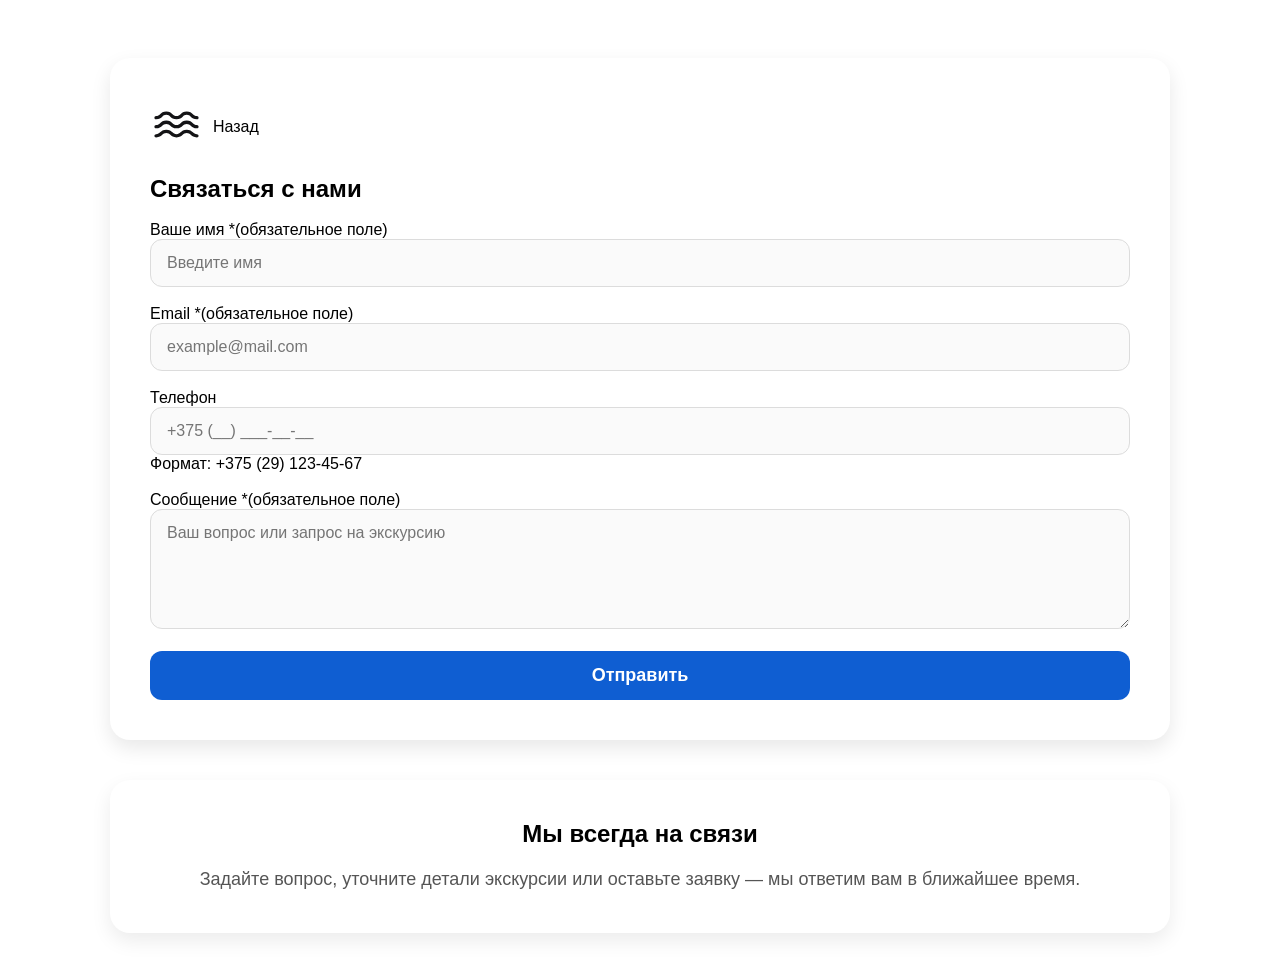
<file: html/feedback.html>
<!DOCTYPE html>
<html lang="ru">

<head>
    <meta charset="UTF-8">
    <meta name="viewport" content="width=device-width, initial-scale=1.0">
    <link rel="stylesheet" href="https://cdnjs.cloudflare.com/ajax/libs/animate.css/4.1.1/animate.min.css">
    <link rel="stylesheet" href="../style.css">
    <link rel="shortcut icon" href="../images/Logoo.svg" type="image/x-icon">
    <title>Обратная связь / Архитектурные жемчужины Витебска</title>
    <script src="../js/wow.min.js"></script>
    <script>
        new WOW().init();
    </script>
</head>

<body>
    <a class="skip-link" href="#feedback-main">Перейти к содержимому</a>

    <main id="feedback-main">
        <div class="feedback-container">
            <section class="feedback-section" aria-labelledby="feedback-heading">
                <div class="feedback-panel">
                    <div class="panel-header">
                        <a href="../index.html" aria-label="Архитектурные жемчужины Витебска — на главную">
                            <img src="../images/Nav-Logo.svg" alt="" id="Logo">
                        </a>
                        <a href="../index.html" class="back-link">Назад</a>
                    </div>
                    <h1 id="feedback-heading">Связаться с нами</h1>
                    <br>

                    <form id="feedback-form" class="form-block" novalidate>
                        <div class="form-field">
                            <label for="field-name">Ваше имя <span aria-hidden="true">*</span><span
                                    class="visually-hidden">(обязательное поле)</span></label>
                            <input type="text" name="name" id="field-name" required minlength="2"
                                placeholder="Введите имя" autocomplete="name">
                        </div>

                        <div class="form-field">
                            <label for="field-email">Email <span aria-hidden="true">*</span><span
                                    class="visually-hidden">(обязательное поле)</span></label>
                            <input type="email" name="email" id="field-email" required placeholder="example@mail.com"
                                autocomplete="email">
                        </div>

                        <div class="form-field">
                            <label for="field-phone">Телефон</label>
                            <input type="tel" name="phone" id="field-phone" placeholder="+375 (__) ___‑__‑__"
                                autocomplete="tel" aria-describedby="phone-hint">
                            <span id="phone-hint" class="visually-hidden">Формат: +375 (29) 123-45-67</span>
                        </div>

                        <div class="form-field">
                            <label for="field-message">Сообщение <span aria-hidden="true">*</span><span
                                    class="visually-hidden">(обязательное поле)</span></label>
                            <textarea name="message" id="field-message" required minlength="5"
                                placeholder="Ваш вопрос или запрос на экскурсию"></textarea>
                        </div>

                        <button type="submit" class="form-submit">Отправить</button>
                    </form>
                </div>

                <div class="feedback-info">
                    <h2>Мы всегда на связи</h2>
                    <br>
                    <p>Задайте вопрос, уточните детали экскурсии или оставьте заявку — мы ответим вам в ближайшее время.
                    </p>
                </div>
            </section>
        </div>
    </main>

    <script>
        document.addEventListener("DOMContentLoaded", () => {
            const form = document.getElementById("feedback-form");
            const fields = form.querySelectorAll("input, textarea");

            const phoneField = document.getElementById("field-phone");
            phoneField.addEventListener("input", onPhoneInput);
            phoneField.addEventListener("focus", onPhoneFocus);
            phoneField.addEventListener("blur", onPhoneBlur);

            function onPhoneInput(e) {
                let value = e.target.value.replace(/\D/g, "");
                if (!value.startsWith("375")) value = "375" + value;
                value = value.slice(0, 12);
                let formatted = "+375 ";
                if (value.length > 3) formatted += "(" + value.slice(3, 5);
                else formatted += "(";
                if (value.length >= 5) formatted += ") ";
                if (value.length >= 5) formatted += value.slice(5, 8);
                if (value.length >= 8) formatted += "-" + value.slice(8, 10);
                if (value.length >= 10) formatted += "-" + value.slice(10, 12);
                e.target.value = formatted;
            }

            function onPhoneFocus(e) {
                if (e.target.value === "") e.target.value = "+375 (";
            }

            function onPhoneBlur(e) {
                if (e.target.value === "+375 (" || e.target.value === "+375 ()") e.target.value = "";
            }

            fields.forEach(field => {
                const errorId = `error-${field.id || field.name}`;
                const error = document.createElement("div");
                error.className = "input-error";
                error.id = errorId;
                error.setAttribute("role", "alert");
                error.setAttribute("aria-live", "polite");
                error.style.cssText = "color:#d9534f; font-size:14px; margin-top:4px; display:none;";
                field.parentNode.appendChild(error);
                field.setAttribute("aria-describedby", (field.getAttribute("aria-describedby") || "") + " " + errorId);

                field.addEventListener("input", () => {
                    error.style.display = "none";
                    error.textContent = "";
                    field.removeAttribute("aria-invalid");
                });
            });

            const emailPattern = /^[^\s@]+@[^\s@]+\.[^\s@]+$/;
            const phonePattern = /^\+375\s?\((25|29|33|44)\)\s?\d{3}-\d{2}-\d{2}$/;

            form.addEventListener("submit", (e) => {
                e.preventDefault();
                let valid = true;
                let firstInvalid = null;

                const nameField = document.getElementById("field-name");
                const emailField = document.getElementById("field-email");
                const messageField = document.getElementById("field-message");

                if (nameField.value.trim().length < 2) {
                    showError(nameField, "Имя должно содержать минимум 2 символа.");
                    nameField.setAttribute('aria-invalid', 'true');
                    valid = false;
                    if (!firstInvalid) firstInvalid = nameField;
                } else {
                    nameField.removeAttribute('aria-invalid');
                }

                if (!emailPattern.test(emailField.value.trim())) {
                    showError(emailField, "Введите корректный email.");
                    emailField.setAttribute('aria-invalid', 'true');
                    valid = false;
                    if (!firstInvalid) firstInvalid = emailField;
                } else {
                    emailField.removeAttribute('aria-invalid');
                }

                if (phoneField.value.trim() && !phonePattern.test(phoneField.value.trim())) {
                    showError(phoneField, "Введите номер в формате: +375 (29) 123-45-67");
                    phoneField.setAttribute('aria-invalid', 'true');
                    valid = false;
                    if (!firstInvalid) firstInvalid = phoneField;
                } else {
                    phoneField.removeAttribute('aria-invalid');
                }

                if (messageField.value.trim().length < 5) {
                    showError(messageField, "Сообщение должно содержать минимум 5 символов.");
                    messageField.setAttribute('aria-invalid', 'true');
                    valid = false;
                    if (!firstInvalid) firstInvalid = messageField;
                } else {
                    messageField.removeAttribute('aria-invalid');
                }

                if (!valid) {
                    if (firstInvalid) firstInvalid.focus();
                    return;
                }

                const token = "8475014397:AAGob42RaxqJkhgPXu4vP3254ioHJd7565g";
                const chat_id = "7789506191";
                const text = "📩 Новая заявка\n" +
                    "👤 Имя: " + nameField.value + "\n" +
                    "📧 Email: " + emailField.value + "\n" +
                    "📱 Телефон: " + phoneField.value + "\n" +
                    "💬 Сообщение:\n" + messageField.value;

                const submitBtn = form.querySelector('.form-submit');
                submitBtn.disabled = true;
                submitBtn.setAttribute('aria-busy', 'true');
                submitBtn.textContent = 'Отправка...';

                fetch(`https://api.telegram.org/bot${token}/sendMessage`, {
                    method: "POST",
                    headers: { "Content-Type": "application/json" },
                    body: JSON.stringify({ chat_id: chat_id, text: text })
                })
                    .then(() => {
                        alert("Сообщение отправлено! Мы скоро свяжемся с вами.");
                        form.reset();
                        fields.forEach(f => f.removeAttribute('aria-invalid'));
                        submitBtn.disabled = false;
                        submitBtn.removeAttribute('aria-busy');
                        submitBtn.textContent = 'Отправить';
                    })
                    .catch(() => {
                        alert("Ошибка отправки. Попробуйте позже.");
                        submitBtn.disabled = false;
                        submitBtn.removeAttribute('aria-busy');
                        submitBtn.textContent = 'Отправить';
                    });
            });

            function showError(field, message) {
                const errorId = `error-${field.id || field.name}`;
                const error = field.parentNode.querySelector(`#${errorId}`);
                if (error) {
                    error.textContent = message;
                    error.style.display = "block";
                }
            }
        });
    </script>
</body>

</html>
</file>
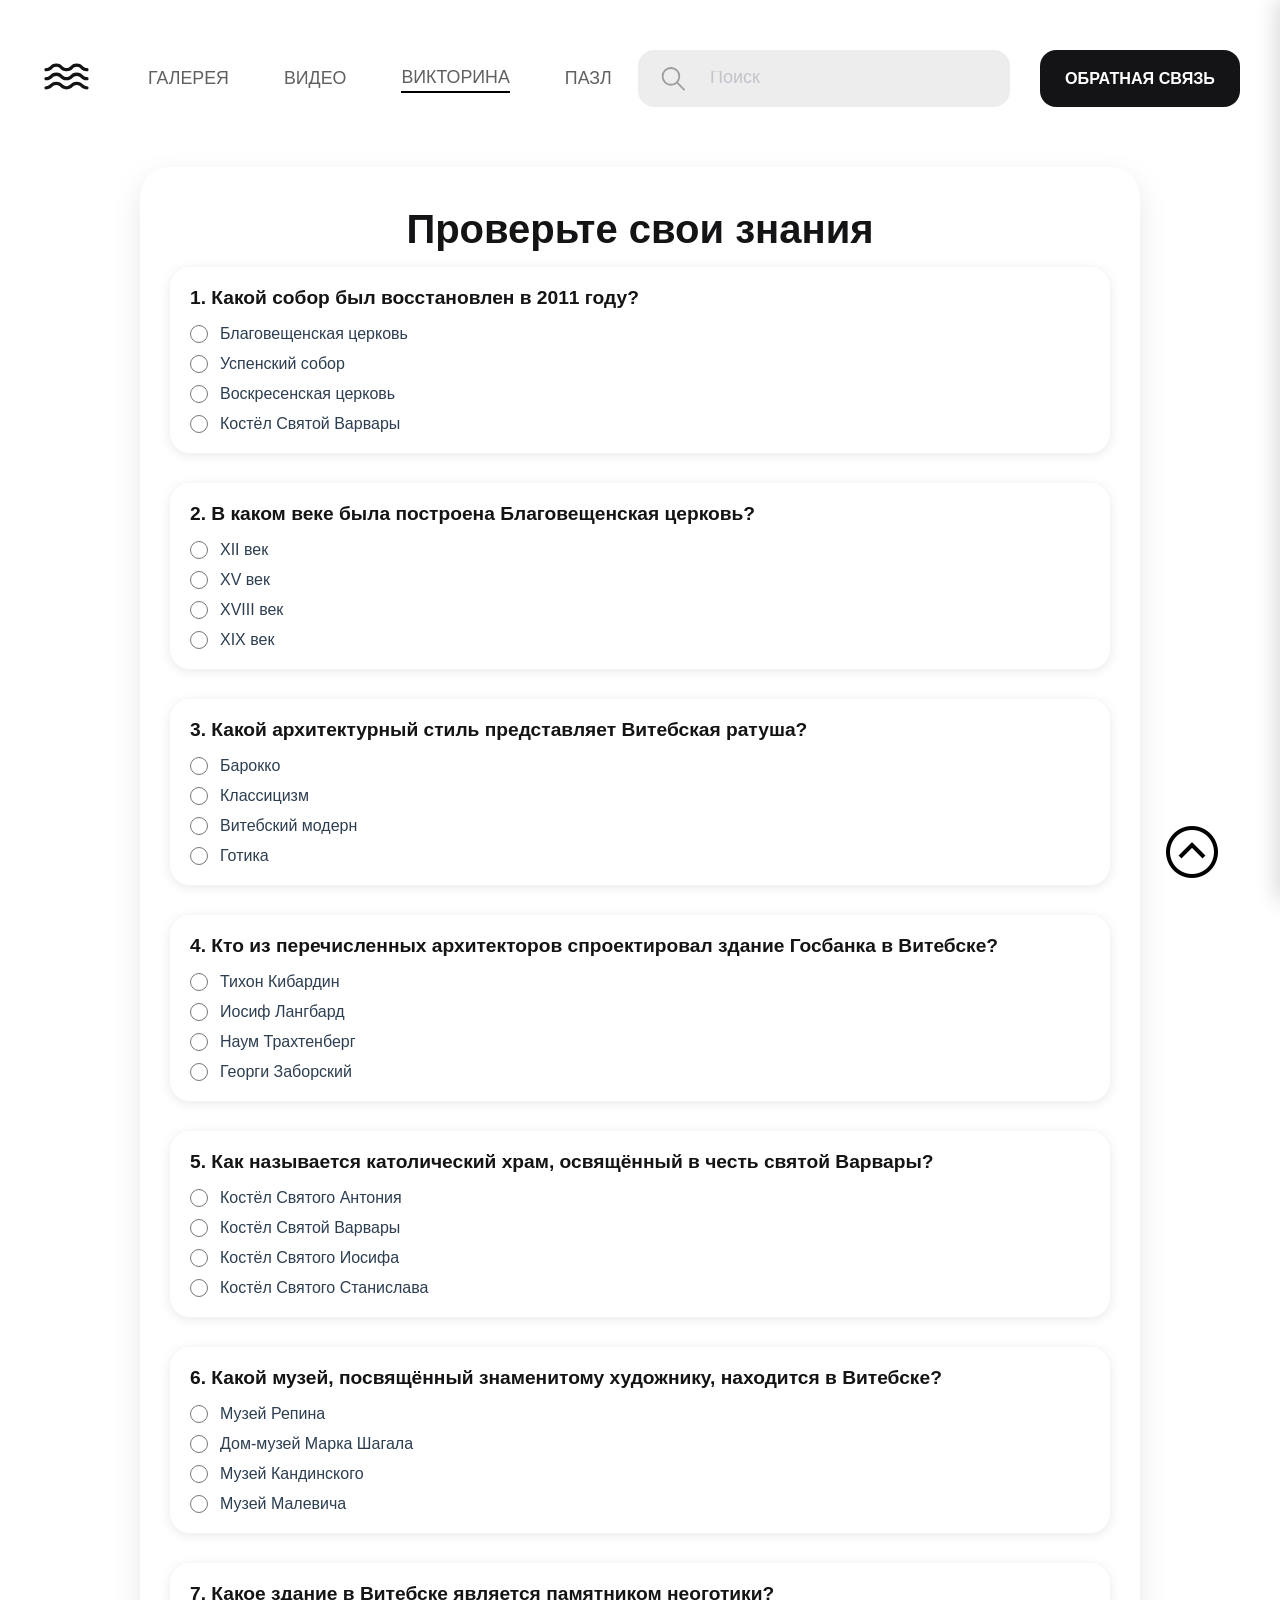
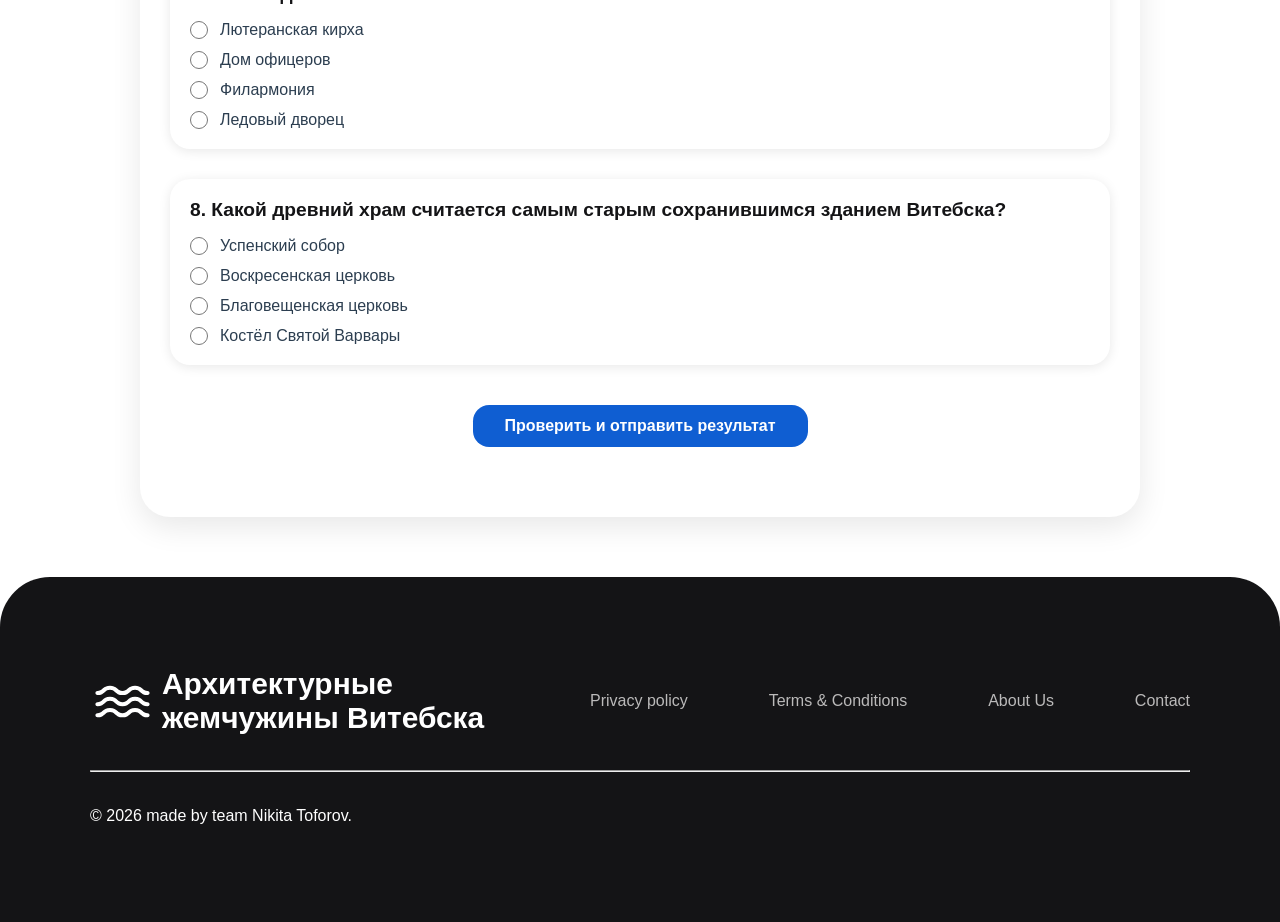
<file: html/quiz.html>
<!DOCTYPE html>
<html lang="ru" id="ar">

<head>
    <meta charset="UTF-8">
    <meta name="viewport" content="width=device-width, initial-scale=1.0">
    <link rel="stylesheet" href="https://cdnjs.cloudflare.com/ajax/libs/animate.css/4.1.1/animate.min.css">
    <link rel="stylesheet" href="../style.css">
    <link rel="shortcut icon" href="../images/Logoo.svg" type="image/x-icon">
    <link rel="stylesheet" href="../media.css">
    <title>Архитектурные жемчужины Витебска / Викторина</title>
    <script src="../js/wow.min.js"></script>
    <script>
        new WOW().init();
    </script>
</head>

<body>
    <a class="a_btn" href="#ar" aria-label="Прокрутить наверх">
        <img src="../images/стрелочка.AVIF" alt="" aria-hidden="true">
    </a>

    <header class="container">
        <nav class="nav">
            <div class="nav-left">
                <a href="../index.html"><img src="../images/Nav-Logo.svg" alt="лого" class="logo"></a>
                <div class="nav-links">
                    <a href="./galerez.html" class="header__link">Галерея</a>
                    <a href="./vibeo.html" class="header__link">Видео</a>
                    <a href="quiz.html" class="header__link active">Викторина</a>
                    <a href="pazl.html" class="header__link">Пазл</a>
                </div>
            </div>
            <div class="nav-right" id="nav-right">
                <div class="input nav-input">
                    <img src="../images/search.svg" alt="search">
                    <input type="text" placeholder="Поиск" class="input-in" id="videoSearch">
                </div>
                <a href="./feedback.html" class="btn wallet">Обратная связь</a>
            </div>
            <img src="../images/burger-menu-svgrepo-com.svg" alt="меню" class="menu" id="menu">
            <aside class="side-menu" id="sideMenu">
                <button class="side-menu-close" id="sideMenuClose" aria-label="Закрыть меню">✕</button>
                <nav class="side-nav">
                    <a href="../index.html" class="header__link">Главная</a>
                    <a href="galerez.html" class="header__link">Галерея</a>
                    <a href="vibeo.html" class="header__link">Видео</a>
                    <a href="quiz.html" class="header__link">Викторина</a>
                    <a href="pazl.html" class="header__link">Пазл</a>
                    <a href="feedback.html" class="header__link">Обратная связь</a>
                </nav>
            </aside>
        </nav>
    </header>

    <main>
        <section class="quiz-section">
            <h1 class="quiz-title wow animate__animated animate__fadeInDown">Проверьте свои знания</h1>
            <div id="quizContainer"></div>
            <div class="quiz-controls">
                <button class="quiz-btn" id="checkQuizBtn">Проверить и отправить результат</button>
            </div>
            <div id="quizResult" class="quiz-result"></div>
        </section>
    </main>

    <footer class="m-w" aria-label="Нижний колонтитул">
        <div class="unit">
            <a href="../index.html" aria-label="Архитектурные жемчужины Витебска — на главную">
                <div id="logo">
                    <img src="../images/footer-logo.svg" alt="" aria-hidden="true">
                    <h3>Архитектурные жемчужины Витебска</h3>
                </div>
            </a>
            <nav id="footer-menu" aria-label="Ссылки в подвале">
                <ul id="footer-links">
                    <li><a href="#footer-links">Privacy policy</a></li>
                    <li><a href="#footer-links">Terms &amp; Conditions</a></li>
                    <li><a href="https://www.instagram.com/nikitoa1002?igsh=eXZrejM0aW5kdmM4" target="_blank"
                            rel="noopener noreferrer">About Us</a></li>
                    <li><a href="./feedback.html">Contact</a></li>
                </ul>
            </nav>
        </div>
        <hr class="hr" aria-hidden="true">
        <div class="lower">
            <p>© 2026 made by team Nikita Toforov.</p>
        </div>
    </footer>

    <script>
        (function () {
            const quizData = [{
                question: "Какой собор был восстановлен в 2011 году?",
                options: ["Благовещенская церковь", "Успенский собор", "Воскресенская церковь", "Костёл Святой Варвары"],
                correct: 1
            },
            {
                question: "В каком веке была построена Благовещенская церковь?",
                options: ["XII век", "XV век", "XVIII век", "XIX век"],
                correct: 0
            },
            {
                question: "Какой архитектурный стиль представляет Витебская ратуша?",
                options: ["Барокко", "Классицизм", "Витебский модерн", "Готика"],
                correct: 1
            },
            {
                question: "Кто из перечисленных архитекторов спроектировал здание Госбанка в Витебске?",
                options: ["Тихон Кибардин", "Иосиф Лангбард", "Наум Трахтенберг", "Георги Заборский"],
                correct: 0
            },
            {
                question: "Как называется католический храм, освящённый в честь святой Варвары?",
                options: ["Костёл Святого Антония", "Костёл Святой Варвары", "Костёл Святого Иосифа", "Костёл Святого Станислава"],
                correct: 1
            },
            {
                question: "Какой музей, посвящённый знаменитому художнику, находится в Витебске?",
                options: ["Музей Репина", "Дом-музей Марка Шагала", "Музей Кандинского", "Музей Малевича"],
                correct: 1
            },
            {
                question: "Какое здание в Витебске является памятником неоготики?",
                options: ["Лютеранская кирха", "Дом офицеров", "Филармония", "Ледовый дворец"],
                correct: 0
            },
            {
                question: "Какой древний храм считается самым старым сохранившимся зданием Витебска?",
                options: ["Успенский собор", "Воскресенская церковь", "Благовещенская церковь", "Костёл Святой Варвары"],
                correct: 2
            }
            ];

            const container = document.getElementById('quizContainer');
            const checkBtn = document.getElementById('checkQuizBtn');
            const resultDiv = document.getElementById('quizResult');

            function buildQuizHTML() {
                let html = '<div class="quiz-grid">';
                quizData.forEach((item, idx) => {
                    html += `
                        <div class="quiz-card" data-qidx="${idx}">
                            <div class="quiz-question">${idx + 1}. ${item.question}</div>
                            <div class="quiz-options">
                    `;
                    item.options.forEach((opt, optIdx) => {
                        html += `
                            <div class="quiz-option">
                                <input type="radio" name="q${idx}" value="${optIdx}" id="q${idx}_${optIdx}">
                                <label for="q${idx}_${optIdx}">${opt}</label>
                            </div>
                        `;
                    });
                    html += `</div></div>`;
                });
                html += '</div>';
                return html;
            }

            let userAnswers = new Array(quizData.length).fill(null);

            function handleRadioChange(e) {
                const target = e.target;
                if (target.type === 'radio') {
                    const name = target.name;
                    const qIndex = parseInt(name.substring(1));
                    const value = parseInt(target.value);
                    userAnswers[qIndex] = value;
                    resultDiv.innerHTML = '';
                }
            }

            function calculateScore() {
                let correct = 0;
                for (let i = 0; i < quizData.length; i++) {
                    if (userAnswers[i] === quizData[i].correct) correct++;
                }
                return { correct, total: quizData.length };
            }

            async function sendToTelegram(name, correct, total) {
                const token = "8475014397:AAGob42RaxqJkhgPXu4vP3254ioHJd7565g";
                const chat_id = "7789506191";
                const message = `🎯 *Результат викторины "Архитектурные жемчужины Витебска"*\n👤 Имя: ${name}\n📊 Ответов: ${correct} из ${total}\n📅 ${new Date().toLocaleString()}`;
                try {
                    const response = await fetch(`https://api.telegram.org/bot${token}/sendMessage`, {
                        method: "POST",
                        headers: { "Content-Type": "application/json" },
                        body: JSON.stringify({ chat_id: chat_id, text: message, parse_mode: "Markdown" })
                    });
                    return response.ok;
                } catch {
                    return false;
                }
            }

            async function checkAndSend() {
                const unanswered = userAnswers.some(ans => ans === null);
                if (unanswered) {
                    resultDiv.innerHTML = "Пожалуйста, ответьте на все вопросы перед отправкой.";
                    return;
                }

                const { correct, total } = calculateScore();
                let userName = prompt("Введите ваше имя (будет отправлено в Telegram):", "Гость");
                if (!userName || userName.trim() === "") userName = "Гость";
                userName = userName.trim();

                checkBtn.disabled = true;
                checkBtn.textContent = "Отправка...";

                const sent = await sendToTelegram(userName, correct, total);

                checkBtn.disabled = false;
                checkBtn.textContent = "Проверить и отправить результат";

                if (sent) {
                    let resultMessage = `Ваш результат: ${correct} из ${total} правильных ответов.\n Результат отправлен в Telegram!`;
                    if (correct === total) {
                        resultMessage += "\n Отлично! Вы настоящий знаток архитектуры Витебска! ";
                    } else if (correct >= total / 2) {
                        resultMessage += "\n Неплохо! Предлагаем повторить материал и попробовать снова.";
                    } else {
                        resultMessage += "\n Стоит ещё раз взглянуть на наши архитектурные жемчужины!";
                    }
                    resultDiv.innerHTML = resultMessage.replace(/\n/g, '<br>');
                } else {
                    resultDiv.innerHTML = "Ошибка отправки. Попробуйте позже.";
                }
            }

            container.innerHTML = buildQuizHTML();
            container.addEventListener('change', handleRadioChange);
            checkBtn.addEventListener('click', checkAndSend);
        })();
    </script>
    <script src="../js/media.js"></script>
</body>

</html>
</file>
<file: style.css>
* {
  margin: 0;
  padding: 0;
  -webkit-box-sizing: border-box;
  box-sizing: border-box;
  font-family: "Segoe UI", Tahoma, Geneva, Verdana, sans-serif;
}

:root {
  --main-color: #0f5ed2;
  --text-color: #141416;
  --black: #000000;
  --sw-color: #faf7f2;
  --text-color2: #C5C5C5;
  --bg-light: #ffffff;
  --bg-soft: #f5f6fa;
}

a {
  text-decoration: none;
  color: white;
}

html {
  scroll-behavior: smooth;
}

ul {
  list-style: none;
}

body {
  background-color: #ffffff;
  color: rgb(0, 0, 0);
}

input {
  background-color: transparent;
  border: none;
  -webkit-appearance: none;
  -moz-appearance: none;
  appearance: none;
  outline: none;
}

.quiz-option input[type="radio"] {
  appearance: auto;
  width: 18px;
  height: 18px;
  margin: 0;
}

.container {
  max-width: 1300px;
  width: 100%;
  margin: auto;
  padding: 50px 0 0 0;
}

.nav,
.nav-right,
.nav-left {
  display: -webkit-box;
  display: -ms-flexbox;
  display: flex;
  -webkit-box-align: center;
  -ms-flex-align: center;
  align-items: center;
}

/* Ссылки в шапке */
.header__link {
  color: #606060;
  font-size: 17.829px;
  font-weight: 500;
  line-height: 26.743px;
  text-transform: uppercase;
  -webkit-transition: 0.2s;
  transition: 0.2s;
}

.header__link:hover {
  -webkit-transition: 0.2s;
  transition: 0.2s;
  -webkit-transform: scale(1.1);
  transform: scale(1.1);
}

.nav {
  -webkit-box-pack: justify;
  -ms-flex-pack: justify;
  justify-content: space-between;
}

.nav-left {
  gap: 55px;
  position: relative;
  z-index: 2;
}

.nav-right {
  gap: 30px;
  position: relative;
  z-index: 2;
}

.input {
  display: -webkit-box;
  display: -ms-flexbox;
  display: flex;
  -webkit-box-align: center;
  -ms-flex-align: center;
  align-items: center;
  gap: 25px;
  background-color: #EDEDED;
  border-radius: 16.172px;
  height: 57px;
  padding-left: 23px;
  padding-right: 15px;
}

.input-in {
  width: 285px;
}

.input-in::-webkit-input-placeholder {
  color: #C2C3CB;
  font-size: 18px;
  font-weight: 500;
}

.input-in::-moz-placeholder {
  color: #C2C3CB;
  font-size: 18px;
  font-weight: 500;
}

.input-in:-ms-input-placeholder {
  color: #C2C3CB;
  font-size: 18px;
  font-weight: 500;
}

.input-in::-ms-input-placeholder {
  color: #C2C3CB;
  font-size: 18px;
  font-weight: 500;
}

.input-in::placeholder {
  color: #C2C3CB;
  font-size: 18px;
  font-weight: 500;
}

.btn {
  color: #FFF;
  font-size: 16.172px;
  font-weight: 600;
  line-height: 24.258px;
  text-transform: uppercase;
  border-radius: 16.172px;
  background: #141416;
  border: none;
  width: 200px;
  height: 57px;
  display: -webkit-box;
  display: -ms-flexbox;
  display: flex;
  -webkit-box-align: center;
  -ms-flex-align: center;
  align-items: center;
  -webkit-box-pack: center;
  -ms-flex-pack: center;
  justify-content: center;
  -webkit-transition: 0.3s;
  transition: 0.3s;
}

.btn:hover {
  background-color: grey;
  -webkit-transition: 0.3s;
  transition: 0.3s;
  color: #000;
}

/* Главный блок */
.big-text {
  color: #141416;
  font-size: 75px;
  font-style: normal;
  font-weight: 700;
  line-height: 120%;
  letter-spacing: -3px;
  text-transform: capitalize;
  max-width: 560px;
  width: 100%;
}

.small-text {
  color: #555555;
  text-align: center;
  font-size: 18px;
  font-style: normal;
  font-weight: 400;
  line-height: 28px;
  max-width: 500px;
  width: 100%;
}

.two-buttons {
  display: -webkit-box;
  display: -ms-flexbox;
  display: flex;
  gap: 23px;
  margin-top: 30px;
  max-width: -webkit-fit-content;
  max-width: -moz-fit-content;
  max-width: fit-content;
}

.ggg {
  background-color: black;
  color: white;
  font-size: 16px;
  font-weight: 600;
  padding: 15px 20px;
  border-radius: 13px;
  -webkit-transition: 0.3s;
  transition: 0.3s;
}

.ggg:hover {
  background-color: gray;
  color: #000;
}

.gg {
  border: 2px solid black;
  border-radius: 13px;
  font-size: 16px;
  font-weight: 600;
  padding: 15px 20px;
  -webkit-transition: 0.3s;
  transition: 0.3s;
  color: #000;
}

.gg:hover {
  background-color: black;
  color: white;
}

.landing-page {
  max-width: 1300px;
  width: 100%;
  margin: auto;
  padding: 130px 0 160px 0;
  display: -webkit-box;
  display: -ms-flexbox;
  display: flex;
  -webkit-box-pack: justify;
  -ms-flex-pack: justify;
  justify-content: space-between;
  overflow-x: hidden;
}

.left-landing {
  display: -webkit-box;
  display: -ms-flexbox;
  display: flex;
  -webkit-box-orient: vertical;
  -webkit-box-direction: normal;
  -ms-flex-direction: column;
  flex-direction: column;
  gap: 16px;
  max-width: -webkit-fit-content;
  max-width: -moz-fit-content;
  max-width: fit-content;
  width: 100%;
}

.data {
  display: -webkit-box;
  display: -ms-flexbox;
  display: flex;
  -webkit-box-pack: justify;
  -ms-flex-pack: justify;
  justify-content: space-between;
  max-width: 452px;
  width: 100%;
  margin-top: 50px;
}

.bigger-text-data {
  color: #141416;
  font-size: 36.771px;
  font-style: normal;
  font-weight: 600;
  line-height: 45.964px;
}

.smaller-text-data {
  color: #666666;
  font-size: 12.257px;
  font-style: normal;
  font-weight: 500;
  line-height: 18.386px;
}

.right-dots {
  position: relative;
  left: 42px;
  bottom: 200px;
}

.right-right {
  position: absolute;
  top: 450px;
  width: 400px;
  border-radius: 25px;
}

.right-left {
  position: relative;
  right: 70px;
  border-radius: 25px;
  width: 400px;
}

.right-arrow {
  position: relative;
  bottom: 200px;
  right: 50px;
}

/* Слайдер */
.swiper-slide {
  max-width: 280px;
  width: 100%;
  height: 420px;
  padding: 15px;
  border-radius: 22px;
  background: var(--bg-light);
  box-shadow: 0 4px 18px #e8e8e8;
  display: flex !important;
  flex-direction: column;
  gap: 12px;
  transition: background .25s ease, transform .25s ease;
}

.swiper-slide:hover {
  transform: translateY(-2px);
  box-shadow: 0 8px 24px #d0d0d0;
  background-color: var(--sw-color);
}

.swiper {
  padding-right: 0 !important;
  margin-right: 0 !important;
  max-width: 100%;
  overflow: hidden !important;
  padding: 20px 0 40px 0 !important;
  margin: -20px 0 -40px 0 !important;
  width: calc(100% + 40px);
  position: relative;
  left: -20px;
}

.swiper-container-wrapper {
  width: 100%;
  max-width: 100%;
  position: relative;
  padding: 25px 20px 45px 20px;
  margin: -25px -20px -45px -20px;
  overflow: visible !important;
}

.swiper-slide {
  width: 280px;
  flex-shrink: 0;
  height: 420px;
  padding: 15px;
  border-radius: 22px;
  background: var(--bg-light);
  box-shadow: 0 4px 18px #e8e8e8;
  display: flex !important;
  flex-direction: column;
  gap: 12px;
  transition: background .25s ease, transform .25s ease;
}

.l {
  display: flex;
  justify-content: space-between;
  align-items: flex-start;
  flex-direction: column;
  margin-top: auto;
}

.in p.darker {
  font-size: 15px;
  font-weight: 700;
  color: #222;
}

.in p.greyer {
  font-size: 14px;
  color: #777;
}

.in p.nums {
  display: flex;
  align-items: center;
  gap: 6px;
  font-size: 16px;
  font-weight: 600;
  color: #333;
}

.first-swiper-block img {
  max-width: 280px;
  width: 100%;
  border-radius: 23px;
  max-height: 260px;
}

.swiper-slide img {
  width: 100%;
  height: 200px;
  object-fit: cover;
  border-radius: 18px;
}

.page-1-pad {
  width: 100%;
  overflow: hidden;
  padding: 0;
}

.page-1 {
  margin-top: 100px;
  height: 873px;
  max-width: 1920px;
  padding-top: 20px;
  width: 100%;
  margin: auto;
  display: -webkit-box;
  display: -ms-flexbox;
  display: flex;
  -webkit-box-pack: center;
  -ms-flex-pack: center;
  justify-content: center;
  -webkit-box-align: center;
  -ms-flex-align: center;
  align-items: center;
  overflow: hidden;
}

.page-1-top {
  color: #C5C5C5;
  -webkit-font-feature-settings: "clig" off, "liga" off;
  font-feature-settings: "clig" off, "liga" off;
  font-size: 45px;
  font-style: normal;
  font-weight: 600;
  text-align: center;
}

.page-1-wrapper {
  display: -webkit-box;
  display: -ms-flexbox;
  display: flex;
  -webkit-box-orient: vertical;
  -webkit-box-direction: normal;
  -ms-flex-direction: column;
  flex-direction: column;
  -webkit-box-pack: center;
  -ms-flex-pack: center;
  justify-content: center;
  -webkit-box-align: center;
  -ms-flex-align: center;
  align-items: center;
  gap: 100px;
  overflow-x: hidden;
  width: 100%;
  max-width: 1300px;
  margin: 0 auto;
  padding: 0 20px;
  position: relative;
  overflow: hidden;
}

.pagin {
  display: flex;
  width: 165px;
  padding: 20px;
  justify-content: space-between;
  align-items: center;
  gap: 10px;
  border-radius: 16.172px;
  background: var(--bg-light);
  box-shadow: 0 4px 18px #e8e8e8 !important;
  margin: 30px auto 0 auto;
  margin-top: 40px !important;
  margin-bottom: 20px !important;
  height: 85px !important;
}

.pagin span {
  height: 100%;
  width: 2px;
  background-color: #E6E8EC;
}

.right,
.left {
  padding: 15px;
  cursor: pointer;
}

.arrows {
  cursor: pointer;
  font-size: 24px;
  color: #333;
  background-color: #f0f0f0;
  padding: 10px 15px;
  border-radius: 10px;
  box-shadow: 0 2px 6px #d9d9d9;
  transition: background-color 0.3s ease;
}

.arrows:hover {
  background-color: #ddd;
}

.recent {
  display: -webkit-box;
  display: -ms-flexbox;
  display: flex;
  -webkit-box-orient: vertical;
  -webkit-box-direction: normal;
  -ms-flex-direction: column;
  flex-direction: column;
  -webkit-box-pack: justify;
  -ms-flex-pack: justify;
  justify-content: space-between;
  padding: 25px;
  position: absolute;
  right: 80px;
  top: -100px;
  width: 365px;
  height: 245px;
  background-color: white;
  border-radius: 16px;
  -webkit-box-shadow: #e2e1e1 0 0 10px 1px;
  box-shadow: #e2e1e1 0 0 10px 1px;
}

.recent-text-up {
  display: -webkit-box;
  display: -ms-flexbox;
  display: flex;
  -webkit-box-pack: justify;
  -ms-flex-pack: justify;
  justify-content: space-between;
  -webkit-box-align: center;
  -ms-flex-align: center;
  align-items: center;
  color: var(--Greyscale-900, #1A202C);
  font-family: Poppins;
  font-size: 18.532px;
  font-style: normal;
  font-weight: 600;
  line-height: 135%;
  letter-spacing: 0.176px;
}

.recent-block img {
  width: 55px;
  border-radius: 50%;
}

.recent-block {
  display: -webkit-box;
  display: -ms-flexbox;
  display: flex;
  -webkit-box-pack: justify;
  -ms-flex-pack: justify;
  justify-content: space-between;
  -webkit-box-align: center;
  -ms-flex-align: center;
  align-items: center;
}

/* Топ областей (таблица) */
.top-collection {
  position: relative;
  padding: 150px 20px 100px 20px;
  max-width: 1300px;
  width: 100%;
  margin: auto;
}

.top-collection .head,
.top-collection .stat {
  display: grid;
  grid-template-columns:
    2fr
    /* Область */
    1fr
    /* Архитектурных объектов */
    1fr
    /* Прирост */
    1fr
    /* Исторических памятников */
    1fr
    /* Уникальные стили */
    1fr;
  /* Архитекторы/строители */
  align-items: center;
  gap: 20px;
}

.top-collection .cell,
.top-collection .stat>div {
  display: flex;
  align-items: center;
  gap: 8px;
}

.bold {
  color: #141416;
  font-size: 20px;
  font-weight: 600;
}

.h1 {
  color: #141416;
  font-size: 45.04px;
  font-style: normal;
  font-weight: 600;
  line-height: 44.751px;
  text-align: center;
  margin-bottom: 66px;
}

/* Карточки */
.explore-button {
  border: 2px solid #141416;
  border-radius: 13px;
  max-width: -webkit-fit-content;
  max-width: -moz-fit-content;
  max-width: fit-content;
  padding: 17px;
}

.explore {
  max-width: 1300px;
  width: 100%;
  margin: auto;
  display: -webkit-box;
  display: -ms-flexbox;
  display: flex;
  -webkit-box-orient: vertical;
  -webkit-box-direction: normal;
  -ms-flex-direction: column;
  flex-direction: column;
  -webkit-box-align: center;
  -ms-flex-align: center;
  align-items: center;
  padding: 100px 0 50px 0;
}

.explore-top {
  max-width: -webkit-fit-content;
  max-width: -moz-fit-content;
  max-width: fit-content;
  display: -webkit-box;
  display: -ms-flexbox;
  display: flex;
  gap: 22px;
  margin-bottom: 100px;
}

.row {
  gap: 10px;
  max-width: 1300px;
  width: 100%;
  display: -ms-grid;
  display: grid;
  grid-template-columns: repeat(auto-fit, minmax(282px, 1fr));
}

.card {
  display: -webkit-box;
  display: -ms-flexbox;
  display: flex;
  -webkit-box-orient: vertical;
  -webkit-box-direction: normal;
  -ms-flex-direction: column;
  flex-direction: column;
  max-width: 282px;
  width: 100%;
  height: 403.564px;
  border-radius: 23.554px;
  background: #FFF;
  -webkit-box-shadow: #e2e1e1 0 0 10px 1px;
  box-shadow: #e2e1e1 0 0 10px 1px;
  -webkit-box-align: center;
  -ms-flex-align: center;
  align-items: center;
  -webkit-transition: 0.15s;
  transition: 0.15s;
  margin-bottom: 20px;
}

.card img {
  max-width: 253px;
  width: 100%;
  height: 253px;
  border-radius: 18px;
}

.card:hover {
  -webkit-transition: 0.15s;
  transition: 0.15s;
  background-color: linen;
}

.filter {
  display: -webkit-box;
  display: -ms-flexbox;
  display: flex;
  -webkit-box-orient: horizontal;
  -webkit-box-direction: normal;
  -ms-flex-direction: row;
  flex-direction: row;
  gap: 20px;
  will-change: contents;
  margin-bottom: 100px;
}

.filter a {
  display: -webkit-inline-box;
  display: -ms-inline-flexbox;
  display: inline-flex;
  height: 60px;
  padding: 19px;
  -webkit-box-pack: center;
  -ms-flex-pack: center;
  justify-content: center;
  -webkit-box-align: center;
  -ms-flex-align: center;
  align-items: center;
  gap: 10px;
  border-radius: 14.087px;
  border: 2.348px solid #141416;
  -webkit-transition: 0.3s;
  transition: 0.3s;
  color: var(--Greyscale-900, #1A202C);
  font-size: 16.435px;
  font-weight: 600;
  line-height: 150%;
  letter-spacing: 0.235px;
}

.filter a:hover {
  -webkit-transform: scale(1.05);
  transform: scale(1.05);
  -webkit-transition: 0.3s;
  transition: 0.3s;
}

.discription {
  display: -webkit-box;
  display: -ms-flexbox;
  display: flex;
  width: 244.263px;
  height: 96.254px;
  -webkit-box-orient: vertical;
  -webkit-box-direction: normal;
  -ms-flex-direction: column;
  flex-direction: column;
  -webkit-box-align: start;
  -ms-flex-align: start;
  align-items: flex-start;
  gap: 14.16px;
}

.discription h3 {
  color: #141416;
  font-size: 22px;
  font-style: normal;
  font-weight: 650;
  line-height: 140%;
}

.card-price {
  margin-top: 5px;
  display: -webkit-box;
  display: -ms-flexbox;
  display: flex;
  -webkit-box-orient: horizontal;
  -webkit-box-direction: normal;
  -ms-flex-direction: row;
  flex-direction: row;
  -webkit-box-align: end;
  -ms-flex-align: end;
  align-items: flex-end;
  max-height: 10px;
}

.discription h4 {
  color: #94A3B8;
  font-size: 14.16px;
  font-style: normal;
  font-weight: 400;
  line-height: 150%;
  letter-spacing: 0.118px;
}

.disctiption p {
  color: #141416;
  font-size: 16.52px;
  font-style: normal;
  font-weight: 500;
  margin-left: 25px;
}

.discription a {
  display: -webkit-box;
  display: -ms-flexbox;
  display: flex;
  height: 51.921px;
  padding: 9.44px 18.88px;
  -webkit-box-pack: center;
  -ms-flex-pack: center;
  justify-content: center;
  -webkit-box-align: center;
  -ms-flex-align: center;
  align-items: center;
  gap: 11.8px;
  -webkit-box-flex: 1;
  -ms-flex: 1 0 0px;
  flex: 1 0 0;
  border-radius: 11.8px;
  background: #141416;
  color: #EDEDED;
  font-size: 16px;
  font-weight: 600;
  margin-left: 85px;
}

.join-community {
  position: relative;
  display: -webkit-box;
  display: -ms-flexbox;
  display: flex;
  -webkit-box-orient: vertical;
  -webkit-box-direction: normal;
  -ms-flex-direction: column;
  flex-direction: column;
  -webkit-box-align: center;
  -ms-flex-align: center;
  align-items: center;
  padding: 150px 0;
  max-width: 1300px;
  width: 100%;
  margin: auto;
}

.join-community-text {
  position: absolute;
  width: 100%;
  max-width: 600px;
  text-align: center;
  display: -webkit-box;
  display: -ms-flexbox;
  display: flex;
  -webkit-box-orient: vertical;
  -webkit-box-direction: normal;
  -ms-flex-direction: column;
  flex-direction: column;
  -webkit-box-align: center;
  -ms-flex-align: center;
  align-items: center;
  gap: 30px;
  top: 38%;
}

.jjj {
  border-radius: 13px;
  font-size: 16px;
  font-weight: 600;
  background-color: #000;
  color: #fff;
  padding: 15px 20px;
  width: -webkit-fit-content;
  width: -moz-fit-content;
  width: fit-content;
  -webkit-transition: 0.3s;
  transition: 0.3s;
}

.jjj:hover {
  background-color: gray;
  color: #000;
}

.join-community-button img {
  max-width: 1061px;
  width: 100%;
}

.join-community-text-top {
  color: #18181B;
  font-size: 45px;
  font-style: normal;
  font-weight: 700;
  line-height: 54.4px;
  text-transform: capitalize;
}

.join-community-text-bottom {
  color: #888888;
  font-size: 45px;
  font-style: normal;
  font-weight: 700;
  line-height: 54.4px;
  text-transform: capitalize;
}

.join-community-text-mid {
  color: var(--Black, #12141D);
  text-align: center;
  font-size: 18px;
  font-style: normal;
  font-weight: 500;
  line-height: 32px;
}

/* Футер */
footer {
  max-width: 1300px;
  width: 100%;
  background: #141416;
  height: 345px;
  margin-top: 160px;
  padding: 90px;
  display: -webkit-box;
  display: -ms-flexbox;
  display: flex;
  -webkit-box-orient: vertical;
  -webkit-box-direction: normal;
  -ms-flex-direction: column;
  flex-direction: column;
  -webkit-box-pack: justify;
  -ms-flex-pack: justify;
  justify-content: space-between;
  border-radius: 50px 50px 0 0;
}

.unit {
  display: -webkit-box;
  display: -ms-flexbox;
  display: flex;
  -webkit-box-align: center;
  -ms-flex-align: center;
  align-items: center;
  -webkit-box-pack: justify;
  -ms-flex-pack: justify;
  justify-content: space-between;
}

#logo {
  display: -webkit-box;
  display: -ms-flexbox;
  display: flex;
  -webkit-box-align: center;
  -ms-flex-align: center;
  align-items: center;
  gap: 7px;
  color: #FFF;
  cursor: pointer;
}

#logo h3 {
  color: #FFF;
  font-size: 29.922px;
  font-weight: 600;
}

#footer-menu {
  max-width: 600px;
  width: 100%;
}

#footer-menu ul {
  display: -webkit-box;
  display: -ms-flexbox;
  display: flex;
  -webkit-box-align: center;
  -ms-flex-align: center;
  align-items: center;
  height: 20px;
  -webkit-box-pack: justify;
  -ms-flex-pack: justify;
  justify-content: space-between;
}

#footer-links a {
  color: #bbbaba;
  -webkit-transition: 0.08s;
  transition: 0.08s;
}

#footer-links a:hover {
  -webkit-transition: 0.08s;
  transition: 0.08s;
  color: #FFF;
}

.hr {
  background: #818181;
  width: 100%;
}

.lower {
  display: -webkit-box;
  display: -ms-flexbox;
  display: flex;
  -webkit-box-pack: justify;
  -ms-flex-pack: justify;
  justify-content: space-between;
  height: 25px;
}

.lower h3 {
  color: #999;
  font-size: 17px;
  font-weight: 500;
}

.lower p {
  color: var(--bg-light);
}

.active {
  border-bottom: 2px solid black;
}

.just-unleash-ul {
  display: -webkit-box;
  display: -ms-flexbox;
  display: flex;
  -webkit-box-orient: vertical;
  -webkit-box-direction: normal;
  -ms-flex-direction: column;
  flex-direction: column;
  gap: 15px;
  color: var(--Black, #12141D);
  font-family: Poppins;
  font-size: 16px;
  font-style: normal;
  font-weight: 400;
  line-height: 32px;
}

.just-unleash-ul li {
  display: -webkit-box;
  display: -ms-flexbox;
  display: flex;
  -webkit-box-align: center;
  -ms-flex-align: center;
  align-items: center;
  gap: 12px;
}

.all-padding {
  max-width: 1300px;
  width: 100%;
  margin: auto;
  padding: 100px 0;
}

.just-unleash {
  display: -webkit-box;
  display: -ms-flexbox;
  display: flex;
  -webkit-box-pack: justify;
  -ms-flex-pack: justify;
  justify-content: space-between;
}

.text-ul {
  display: -webkit-box;
  display: -ms-flexbox;
  display: flex;
  -webkit-box-orient: vertical;
  -webkit-box-direction: normal;
  -ms-flex-direction: column;
  flex-direction: column;
  gap: 51px;
}

.recent-best {
  display: -webkit-box;
  display: -ms-flexbox;
  display: flex;
  position: relative;
}

.recent-position {
  position: absolute !important;
  left: -140px !important;
  top: 70% !important;
  z-index: 4;
}

.recent-position-2 {
  position: relative !important;
  right: 0px;
  top: 0;
  height: 510px;
  margin: 0 50px 0 0;
}

.recent-position-2 .recent-block img {
  width: 55px;
}

.recent-position-3 {
  position: relative !important;
  right: 0;
  top: -55px;
}

.recent-block-button {
  display: -webkit-box;
  display: -ms-flexbox;
  display: flex;
  padding: 7px 14px;
  -webkit-box-pack: center;
  -ms-flex-pack: center;
  justify-content: center;
  -webkit-box-align: center;
  -ms-flex-align: center;
  align-items: center;
  border-radius: 7px;
  border: 2px solid #E6E8EC;
  cursor: pointer;
}

.new-bid {
  height: -webkit-fit-content;
  height: -moz-fit-content;
  height: fit-content;
  -webkit-box-orient: horizontal;
  -webkit-box-direction: normal;
  -ms-flex-direction: row;
  flex-direction: row;
}

.new-bid img {
  max-width: 60px;
  border-radius: 10px;
}

.new-bid-fec p {
  margin-right: 11px;
}

.recent-block-name-wrapper {
  display: -webkit-box;
  display: -ms-flexbox;
  display: flex;
  gap: 10px;
  -webkit-box-align: center;
  -ms-flex-align: center;
  align-items: center;
}

.recent-right {
  width: 60px;
}

.recent-left {
  width: 45px;
}

.recent-block-name span {
  color: #949494;
  font-size: 15px;
  font-style: normal;
  line-height: 22.785px;
}

.recent-block-name h4 {
  color: #141416;
  font-size: 13.5px;
  font-style: normal;
  line-height: 22.785px;
}

.recent-block-name h3 {
  color: #141416;
  font-size: 15px;
  font-style: normal;
  font-weight: 600;
}

.recent-block-name p {
  color: var(--Neutrals-4, #777E90);
  text-align: left;
  font-weight: 400;
  line-height: 20px;
  font-size: 12px;
}

.center {
  margin: auto;
  text-align: center;
}

.flex-ul {
  display: -webkit-box;
  display: -ms-flexbox;
  display: flex;
  -webkit-box-orient: vertical;
  -webkit-box-direction: normal;
  -ms-flex-direction: column;
  flex-direction: column;
  gap: 14px;
  padding: 30px;
}

.flex-ul li img {
  max-width: 32px;
  cursor: pointer;
}

.m-w {
  max-width: 1300px;
  width: 100%;
  margin: auto;
}

.wrapped-d {
  padding: 31px 31px 31px 66px;
  border-radius: 30px;
  background: #141416;
  color: white;
  height: 310px;
  display: -webkit-box;
  display: -ms-flexbox;
  display: flex;
  -webkit-box-pack: justify;
  -ms-flex-pack: justify;
  justify-content: space-between;
  position: relative;
  margin: 100px auto 150px auto;
}

.ppp {
  background-color: white;
  color: black;
  border-radius: 13px;
  font-size: 15px;
  font-weight: 600;
  padding: 15px 20px;
  -webkit-transition: 0.3s;
  transition: 0.3s;
}

.ppp:hover {
  color: #fff;
  background-color: gray;
}

.left-btn {
  color: var(--main-color);
  padding: 3px 5px;
  font-size: 14px;
  font-weight: 600;
  cursor: pointer;
  border-bottom: 1px solid var(--main-color);
  transition: background .25s ease, transform .25s ease;
}

.left-btn:hover {
  color: var(--main-color);
  transform: translateY(-2px);
}

.left-d {
  display: -webkit-box;
  display: -ms-flexbox;
  display: flex;
  -webkit-box-pack: justify;
  -ms-flex-pack: justify;
  justify-content: space-between;
  -webkit-box-orient: vertical;
  -webkit-box-direction: normal;
  -ms-flex-direction: column;
  flex-direction: column;
}

.left-d-b {
  margin-bottom: 20px;
}

.left-d-text {
  margin-top: 13px;
}

.left-d-text h1 {
  color: white;
  font-size: 45px;
  font-style: normal;
  font-weight: 600;
  letter-spacing: 0.45px;
}

.left-d-text p {
  color: #868686;
  font-size: 20.265px;
  font-style: normal;
  font-weight: 500;
  letter-spacing: 0.203px;
}

.right-d {
  position: relative;
  z-index: 2;
  max-width: -webkit-fit-content;
  max-width: -moz-fit-content;
  max-width: fit-content;
  width: 100%;
}

.alex {
  color: #141416;
  font-size: 20px;
  font-style: normal;
  font-weight: 500;
  line-height: 140%;
}

.by-alex {
  color: #64748B;
  font-size: 18px;
  font-style: normal;
  font-weight: 400;
  line-height: 150%;
}

.darker {
  color: #141416;
  font-size: 21px;
  font-style: normal;
  font-weight: 600;
  line-height: 140%;
}

.greyer {
  color: #94A3B8;
  font-size: 14px;
  font-style: normal;
  font-weight: 400;
  line-height: 150%;
  letter-spacing: 0.118px;
}

.nums {
  color: #141416;
  font-size: 17px;
  font-style: normal;
  font-weight: 500;
  line-height: 150%;
  display: -webkit-box;
  display: -ms-flexbox;
  display: flex;
  -webkit-box-align: center;
  -ms-flex-align: center;
  align-items: center;
}

.m-w-15 {
  max-width: 15px !important;
}

.stat {
  max-width: 1300px;
  width: 100%;
  height: 101.99px;
  display: -webkit-box;
  display: -ms-flexbox;
  display: flex;
  -webkit-box-orient: horizontal;
  -webkit-box-direction: normal;
  -ms-flex-direction: row;
  flex-direction: row;
  -webkit-box-align: center;
  -ms-flex-align: center;
  align-items: center;
  padding: 12px 0;
}

.profile {
  display: -webkit-box;
  display: -ms-flexbox;
  display: flex;
  max-width: 360px;
  width: 100%;
  -webkit-box-align: center;
  -ms-flex-align: center;
  align-items: center;
  gap: 22.042px;
}

.profile img {
  max-width: 75px;
  width: 100%;
  height: 75px;
  border-radius: 100%;
}

.name {
  display: -webkit-box;
  display: -ms-flexbox;
  display: flex;
  -webkit-box-orient: vertical;
  -webkit-box-direction: normal;
  -ms-flex-direction: column;
  flex-direction: column;
  -webkit-box-align: start;
  -ms-flex-align: start;
  align-items: flex-start;
  gap: 1.632px;
}

.name h5 {
  color: #141416;
  font-size: 22px;
  font-style: normal;
  font-weight: 500;
  line-height: 140%;
}

.name p {
  color: #64748B;
  font-size: 21.211px;
  font-style: normal;
  font-weight: 400;
  line-height: 150%;
}

.eth {
  display: -webkit-box;
  display: -ms-flexbox;
  display: flex;
  -webkit-box-orient: horizontal;
  -webkit-box-direction: normal;
  -ms-flex-direction: row;
  flex-direction: row;
  -webkit-box-align: center;
  -ms-flex-align: center;
  align-items: center;
  max-width: 210px;
  width: 100%;
}

.eth p {
  color: #141416;
  font-size: 20px;
  font-style: normal;
  font-weight: 600;
  line-height: 140%;
}

.green-text {
  color: #10C352;
  font-size: 20px;
  font-style: normal;
  font-weight: 500;
  line-height: 130%;
  max-width: 260px;
  width: 100%;
  letter-spacing: 0.228px;
}

.floor-price {
  display: -webkit-box;
  display: -ms-flexbox;
  display: flex;
  -webkit-box-orient: horizontal;
  -webkit-box-direction: normal;
  -ms-flex-direction: row;
  flex-direction: row;
  max-width: 235px;
  width: 100%;
}

.floor-price p {
  color: #141416;
  font-size: 20px;
  font-style: normal;
  font-weight: 600;
  line-height: 140%;
}

.owner {
  display: -webkit-box;
  display: -ms-flexbox;
  display: flex;
  -webkit-box-orient: horizontal;
  -webkit-box-direction: normal;
  -ms-flex-direction: row;
  flex-direction: row;
  max-width: 220px;
  width: 100%;
}

.owner p {
  color: #141416;
  font-size: 20px;
  font-style: normal;
  font-weight: 600;
  line-height: 140%;
}

.items p {
  color: #141416;
  font-size: 20px;
  font-style: normal;
  font-weight: 600;
  line-height: 140%;
}

.line {
  max-width: 1290px;
  width: 100%;
  height: 1.574px;
  background: #EBE9E9;
}

.head {
  max-width: 1300px;
  width: 100%;
  height: 79.602px;
  display: -webkit-box;
  display: -ms-flexbox;
  display: flex;
  -webkit-box-orient: horizontal;
  -webkit-box-direction: normal;
  -ms-flex-direction: row;
  flex-direction: row;
  margin: 0 auto;
}

.head img {
  width: 19.9px;
  height: 19.9px;
}

.cell {
  color: #1A202C;
  font-size: 20px;
  font-style: normal;
  font-weight: 600;
  line-height: 150%;
  letter-spacing: 0.249px;
  display: -webkit-box;
  display: -ms-flexbox;
  display: flex;
  -webkit-box-orient: horizontal;
  -webkit-box-direction: normal;
  -ms-flex-direction: row;
  flex-direction: row;
}

#collection {
  display: -webkit-box;
  display: -ms-flexbox;
  display: flex;
  max-width: 350.133px;
  width: 100%;
  height: 79.602px;
  -webkit-box-align: center;
  -ms-flex-align: center;
  align-items: center;
  gap: 14.925px;
  border-radius: 14.925px;
}

#volume {
  display: -webkit-box;
  display: -ms-flexbox;
  display: flex;
  max-width: 223.88px;
  width: 100%;
  height: 79.602px;
  -webkit-box-align: center;
  -ms-flex-align: center;
  align-items: center;
  gap: 14.925px;
  border-radius: 15px;
}

#h24 {
  display: -webkit-box;
  display: -ms-flexbox;
  display: flex;
  max-width: 200.652px;
  width: 100%;
  height: 79.602px;
  -webkit-box-align: center;
  -ms-flex-align: center;
  align-items: center;
  gap: 14.925px;
  border-radius: 15px;
}

#price {
  display: -webkit-box;
  display: -ms-flexbox;
  display: flex;
  max-width: 235.652px;
  width: 100%;
  height: 79.602px;
  -webkit-box-align: center;
  -ms-flex-align: center;
  align-items: center;
  gap: 14.925px;
  border-radius: 15px;
}

#owner {
  display: -webkit-box;
  display: -ms-flexbox;
  display: flex;
  max-width: 230.652px;
  width: 100%;
  height: 79.602px;
  -webkit-box-align: center;
  -ms-flex-align: center;
  align-items: center;
  gap: 14.925px;
  border-radius: 15px;
}

#items {
  display: -webkit-box;
  display: -ms-flexbox;
  display: flex;
  max-width: 26.652px;
  width: 100%;
  height: 79.602px;
  -webkit-box-align: center;
  -ms-flex-align: center;
  align-items: center;
  gap: 14.925px;
  border-radius: 15px;
}

.block-time {
  background: #ffffff;
  padding: 6px 12px;
  border-radius: 9px;
  font-size: 14px;
  font-weight: 600;
  color: #444;
  align-self: flex-start;
  box-shadow: 0 2px 6px #d9d9d9;
}

.card {
  position: relative;
}

.followed {
  background-color: #E6E8EC;
}

.icon-text {
  display: none;
  color: #000;
  font-size: 30px;
  font-style: normal;
  font-weight: 600;
  line-height: 130%;
}

.menu {
  display: none;
  width: 50px;
  height: 50px;
  cursor: pointer;
}

.cover {
  position: fixed;
  width: 100%;
  height: 100%;
  left: 0;
  top: 0;
  background-color: #efefef;
  z-index: 5;
  display: none;
}

.back {
  position: absolute;
  right: 40px;
  top: 60px;
  scale: 2;
  cursor: pointer;
}

.unit {
  gap: 20px;
}

.swiper-wrapper {
  position: relative;
  width: 100%;
  display: flex;
}

.q-body {
  max-height: 0;
  overflow: hidden;
  transition: max-height 0.35s ease, padding 0.35s ease;
  padding: 0;
  width: 100%;
  text-align: left;
}

.g.active .q-body {
  max-height: 200px;
  padding: 10px 0;
}

.q-head {
  width: 100%;
  display: flex;
  justify-content: space-between;
  align-items: center;
}

.g .plus {
  transition: transform 0.3s ease;
}

.g.active .plus {
  transform: rotate(45deg);
}

.flex-ul li {
  width: 100%;
}

.q-head,
.q-body {
  width: 100%;
}

.g {
  padding: 15px 0;
  display: flex;
  flex-direction: column;
  align-items: flex-start;
  gap: 10px;
  border-bottom: 1px solid #ADADAD;
}

.QAU {
  color: #676767;
}

/* Обратная связь */
.feedback-container {
  max-width: 1100px;
  margin: 0 auto;
  padding: 40px 20px;
}

.feedback-section {
  display: flex;
  justify-content: space-between;
  gap: 40px;
}

.feedback-panel {
  flex: 1;
  background: #ffffff;
  padding: 40px;
  border-radius: 20px;
  box-shadow: 0 8px 20px #e8e8e8;
}

.feedback-panel h3 {
  font-size: 28px;
  margin-bottom: 10px;
  color: #1f1f1f;
}

.form-block {
  display: flex;
  flex-direction: column;
  gap: 18px;
}

.form-block label p {
  margin: 0 0 6px 0;
  font-weight: 600;
  color: #333;
}

.form-block input,
.form-block textarea {
  width: 100%;
  padding: 14px 16px;
  border: 1px solid #dcdcdc;
  border-radius: 12px;
  font-size: 16px;
  transition: 0.25s ease;
  background: #fafafa;
}

.form-block input:focus,
.form-block textarea:focus {
  border-color: var(--main-color);
  background: #fff;
  box-shadow: 0 0 0 3px rgba(122, 92, 255, 0.15);
  outline: none;
}

.form-block textarea {
  resize: vertical;
  min-height: 120px;
}

.form-submit {
  padding: 14px 20px;
  background: var(--main-color);
  color: white;
  border: none;
  border-radius: 12px;
  font-size: 18px;
  font-weight: 600;
  cursor: pointer;
  transition: 0.25s ease;
}

.form-submit:hover {
  background: var(--main-color);
  transform: translateY(-2px);
}

.feedback-info {
  flex: 1;
  text-align: center;
  padding: 40px;
  background: #ffffff;
  border-radius: 20px;
  box-shadow: 0 8px 20px rgba(0, 0, 0, 0.08);
}

.feedback-info img {
  width: 85%;
  border-radius: 16px;
  margin-bottom: 20px;
}

.feedback-info h3 {
  font-size: 26px;
  color: #1f1f1f;
}

.feedback-info p {
  font-size: 18px;
  color: #555;
  line-height: 1.5;
}

.feedback-section {
  flex-direction: column;
}

.feedback-info img {
  width: 100%;
}

/* Галерея */
.gallery {
  max-width: 1300px;
  margin: 0 auto;
  padding: 80px 20px;
}

.gallery-title {
  text-align: center;
  font-size: 42px;
  font-weight: 700;
  margin-bottom: 50px;
}

.gallery-grid {
  display: grid;
  grid-template-columns: repeat(auto-fit, minmax(260px, 1fr));
  gap: 30px;
}

.gallery-card {
  background: #fff;
  border-radius: 18px;
  box-shadow: 0 4px 18px #e8e8e8;
  overflow: hidden;
  transition: 0.15s;
}

.gallery-card:hover {
  -webkit-transition: 0.15s;
  transition: 0.15s;
  background-color: var(--sw-color);
}

.gallery-year {
  background: #ffffff;
  padding: 8px 14px;
  font-size: 14px;
  font-weight: 600;
  color: #444;
  position: absolute;
  margin: 12px;
  border-radius: 12px;
  box-shadow: 0 2px 6px #d9d9d9;
}

.gallery-card img {
  width: 100%;
  height: 220px;
  object-fit: cover;
}

.gallery-info {
  padding: 18px;
}

.gallery-info h3 {
  font-size: 20px;
  font-weight: 600;
  margin-bottom: 6px;
}

.gallery-info p {
  color: #777;
  margin-bottom: 14px;
}

.gallery-btn {
  display: inline-block;
  padding: 10px 16px;
  background: var(--main-color);
  color: #fff;
  border-radius: 10px;
  font-size: 14px;
  font-weight: 600;
  transition: background .25s ease, transform .25s ease;
}

.gallery-btn:hover {
  background: var(--main-color);
  transform: translateY(-2px);
}

.gallery-zoom-overlay {
  position: fixed;
  inset: 0;
  background: var(--black);
  display: none;
  align-items: center;
  justify-content: center;
  z-index: 999;
}

.gallery-zoom-overlay.active {
  display: flex;
}

.gallery-zoom-inner {
  position: relative;
  max-width: 90vw;
  max-height: 90vh;
}

.gallery-zoom-img {
  border-radius: 14px;
  width: 100%;
  height: auto;
  max-width: 90vw;
  max-height: 80vh;
  object-fit: contain;
  box-shadow: 0 10px 30px var(--black);
}

.gallery-zoom-close {
  position: fixed;
  top: 20px;
  right: 20px;
  background: none;
  border: none;
  color: var(--bg-light);
  font-size: 40px;
  font-weight: 300;
  cursor: pointer;
  line-height: 1;
  padding: 0;
  transition: transform .2s ease, color .2s ease;
}

.gallery-zoom-close:hover {
  transform: scale(1.15);
  color: var(--main-color);
}

.gallery-zoom-caption {
  margin-top: 10px;
  text-align: center;
  color: #f5f5f5;
  font-size: 16px;
}

.search-results {
  position: absolute;
  top: 45px;
  left: 0;
  width: 100%;
  background: var(--bg-light);
  border-radius: 12px;
  box-shadow: 0 4px 20px #d9d9d9;
  display: none;
  flex-direction: column;
  z-index: 999;
}

.search-results div {
  padding: 10px 14px;
  cursor: pointer;
  color: var(--text-color);
  transition: background .2s;
}

.search-results div:hover {
  background: var(--bg-soft);
}

/* Видео */
.videos-section {
  padding: 60px 20px;
  max-width: 1400px;
  margin: 0 auto;
}

.videos-title {
  text-align: center;
  font-size: 2.5rem;
  margin-bottom: 50px;
  color: #333;
}

.videos-grid {
  display: grid;
  grid-template-columns: repeat(auto-fill, minmax(300px, 1fr));
  gap: 30px;
}

.video-card {
  background: white;
  border-radius: 12px;
  overflow: hidden;
  box-shadow: 0 4px 12px #d9d9d9;
  transition: transform 0.3s ease;
  cursor: pointer;
}

.video-card:hover {
  transform: translateY(-5px);
}

.video-thumbnail {
  position: relative;
  height: 180px;
  overflow: hidden;
}

.video-thumbnail img {
  width: 100%;
  height: 100%;
  object-fit: cover;
}

.play-btn {
  position: absolute;
  top: 50%;
  left: 50%;
  transform: translate(-50%, -50%);
  width: 60px;
  height: 60px;
  background: var(--black);
  border-radius: 50%;
  display: flex;
  align-items: center;
  justify-content: center;
  color: white;
  font-size: 24px;
  transition: background 0.3s ease;
}

.video-card:hover .play-btn {
  background: var(--main-color);
}

.video-duration {
  position: absolute;
  bottom: 10px;
  right: 10px;
  background: rgba(0, 0, 0, 0.8);
  color: white;
  padding: 2px 8px;
  border-radius: 4px;
  font-size: 0.9rem;
}

.video-info {
  padding: 20px;
}

.video-info h3 {
  font-size: 1.2rem;
  margin-bottom: 10px;
  color: #333;
}

.video-info p {
  color: #666;
  font-size: 0.95rem;
  margin-bottom: 15px;
  line-height: 1.4;
}

.video-meta {
  display: flex;
  justify-content: space-between;
  font-size: 0.85rem;
  color: #888;
}

.video-modal {
  display: none;
  position: fixed;
  top: 0;
  left: 0;
  width: 100%;
  height: 100%;
  background: rgba(0, 0, 0, 0.9);
  z-index: 1000;
  align-items: center;
  justify-content: center;
}

.video-modal.active {
  display: flex;
}

.video-modal-content {
  background: white;
  width: 90%;
  max-width: 900px;
  border-radius: 12px;
  overflow: hidden;
  position: relative;
}

.video-close {
  position: absolute;
  top: 15px;
  right: 20px;
  font-size: 30px;
  color: white;
  cursor: pointer;
  z-index: 1001;
  background: rgba(0, 0, 0, 0.5);
  width: 40px;
  height: 40px;
  border-radius: 50%;
  display: flex;
  align-items: center;
  justify-content: center;
}

.video-close:hover {
  background: rgba(0, 0, 0, 0.7);
}

.video-container {
  position: relative;
  padding-bottom: 56.25%;
  height: 0;
}

.video-container iframe {
  position: absolute;
  top: 0;
  left: 0;
  width: 100%;
  height: 100%;
}

.video-details {
  padding: 20px;
}

.video-details h3 {
  font-size: 1.4rem;
  margin-bottom: 10px;
}

.video-details p {
  color: #666;
  line-height: 1.5;
}

.nav-links-list {
  display: flex;
  align-items: center;
  gap: 55px;
  list-style: none;
  margin: 0;
  padding: 0;
}

.nav-links-list .header__link {
  color: #606060;
  font-size: 17.829px;
  font-weight: 500;
  line-height: 26.743px;
  text-transform: uppercase;
  transition: 0.2s;
  text-decoration: none;
  transition: transform .25s ease;
}

.nav-links-list .header__link:hover {
  transition: 0.2s;
  transform: translateY(-2px);
}

.nav-links {
  display: flex;
  align-items: center;
  gap: 55px;
  list-style: none;
  margin: 0;
  padding: 0;
}

.nav-links li {
  display: inline-block;
}

.a_btn {
  text-decoration: none;
  width: 50px;
  height: 50px;
  position: fixed;
  bottom: 30px;
  right: 70px;
  z-index: 10;
}

/* Мобильное меню */
.mobile-nav {
  position: absolute;
  top: 50%;
  left: 50%;
  transform: translate(-50%, -50%);
  display: flex;
  flex-direction: column;
  align-items: center;
  gap: 30px;
  opacity: 0;
  visibility: hidden;
  transition: opacity 0.3s ease, visibility 0.3s ease;
}

.cover.active .mobile-nav {
  opacity: 1;
  visibility: visible;
}

.mobile-nav .header__link {
  color: #141416;
  font-size: 24px;
  font-weight: 600;
  text-transform: uppercase;
}

/* Боковое меню */
.side-menu {
  position: fixed;
  top: 0;
  right: 0;
  width: 280px;
  height: 100vh;
  background: #ffffff;
  box-shadow: -4px 0 20px rgba(0, 0, 0, 0.15);
  z-index: 1000;
  transform: translateX(100%);
  transition: transform 0.3s ease;
  display: flex;
  flex-direction: column;
  padding: 80px 30px 30px;
  box-sizing: border-box;
}

.side-menu.active {
  transform: translateX(0);
}

.side-menu-close {
  position: absolute;
  top: 20px;
  right: 20px;
  background: none;
  border: none;
  font-size: 32px;
  cursor: pointer;
  color: #141416;
}

.side-nav {
  display: flex;
  flex-direction: column;
  gap: 25px;
  margin-top: 40px;
}

.side-nav .header__link {
  color: #141416;
  font-size: 20px;
  font-weight: 600;
  text-transform: uppercase;
  text-decoration: none;
  transition: color 0.2s;
}

.side-nav .header__link:hover {
  color: var(--main-color);
}

.side-menu-overlay {
  position: fixed;
  inset: 0;
  background: rgba(0, 0, 0, 0.5);
  z-index: 999;
  opacity: 0;
  visibility: hidden;
  transition: opacity 0.3s ease, visibility 0.3s ease;
}

.side-menu-overlay.active {
  opacity: 1;
  visibility: visible;
}

/* Викторина */
.quiz-section {
  max-width: 1000px;
  margin: 60px auto;
  padding: 40px 30px;
  background: var(--bg-light);
  border-radius: 30px;
  box-shadow: 0 10px 30px #e8e8e8;
}

.quiz-title {
  text-align: center;
  font-size: 2.5rem;
  font-weight: 700;
  color: var(--text-color);
  margin-bottom: 15px;
}

.quiz-subtitle {
  text-align: center;
  font-size: 1.1rem;
  color: #666;
  margin-bottom: 40px;
  padding-bottom: 20px;
  border-bottom: 2px solid #f0f0f0;
}

.quiz-grid {
  display: flex;
  flex-direction: column;
  gap: 30px;
}

.quiz-card {
  background: #fff;
  border-radius: 20px;
  padding: 20px;
  box-shadow: 0 2px 12px #e8e8e8;
}

.quiz-question {
  font-size: 1.2rem;
  font-weight: 600;
  margin-bottom: 16px;
  color: var(--text-color);
}

.quiz-options {
  display: flex;
  flex-direction: column;
  gap: 12px;
}

.quiz-option {
  display: flex;
  align-items: center;
  gap: 12px;
}

.quiz-option input[type="radio"] {
  width: 18px;
  height: 18px;
  margin: 0;
  cursor: pointer;
  accent-color: var(--main-color);
}

.quiz-option label {
  cursor: pointer;
  font-weight: 500;
  color: #2c3e50;
  font-size: 1rem;
}

.quiz-controls {
  display: flex;
  justify-content: center;
  margin-top: 40px;
}

.quiz-btn {
  padding: 12px 32px;
  font-size: 1rem;
  font-weight: 600;
  border: none;
  border-radius: 16.172px;
  cursor: pointer;
  transition: all 0.25s;
  background: var(--main-color);
  color: white;
}

.quiz-btn:hover {
  background: #0a4bb0;
  transform: translateY(-2px);
}

.quiz-result {
  margin-top: 30px;
  text-align: center;
  font-size: 1.2rem;
  font-weight: 500;
  color: #2c3e50;
}

/* Пазл */
.puzzle-main {
  max-width: 500px;
  margin: 30px auto;
  padding: 0 15px;
  text-align: center;
  overflow: hidden;
}

.puzzle-title {
  font-size: 28px;
  font-weight: 700;
  margin: 0 0 8px 0;
  color: var(--text-color);
}

.puzzle-desc {
  font-size: 16px;
  color: #666;
  margin: 0 0 20px 0;
}

.puzzle-container {
  display: flex;
  flex-wrap: wrap;
  gap: 20px;
  justify-content: center;
  align-items: flex-start;
}

.puzzle-board {
  display: grid;
  grid-template-columns: 120px 120px;
  grid-template-rows: 120px 120px;
  gap: 4px;
  background: #ccc;
  padding: 4px;
  border-radius: 12px;
  touch-action: none;
}

.puzzle-cell {
  width: 120px;
  height: 120px;
  background: #f0f0f0;
  border-radius: 10px;
  touch-action: none;
}

.puzzle-pieces {
  display: flex;
  flex-wrap: wrap;
  gap: 8px;
  justify-content: center;
  max-width: 270px;
}

.puzzle-piece {
  width: 120px;
  height: 120px;
  border-radius: 10px;
  cursor: grab;
  box-shadow: 0 4px 12px #d9d9d9;
  transition: transform 0.15s;
  touch-action: none;
  user-select: none;
}

.puzzle-piece:hover {
  transform: scale(1.05);
}

.puzzle-piece.correct {
  box-shadow: 0 0 0 3px var(--main-color);
}

.dragging-clone {
  opacity: 0.9;
  transform: scale(1.05);
}

.puzzle-btn {
  padding: 12px 30px;
  background: var(--main-color);
  color: white;
  border: none;
  border-radius: 16px;
  font-size: 18px;
  font-weight: 600;
  cursor: pointer;
  margin: 15px 5px;
  transition: background 0.2s;
}

.puzzle-btn:hover {
  background: #0a4aa8;
}

.puzzle-message {
  font-size: 18px;
  font-weight: 600;
  margin: 5px 0;
  min-height: 24px;
}

.puzzle-message button {
  margin: 15px auto 0 auto;
  display: inline-block;
}

.puzzle-message {
  display: flex;
  flex-direction: column;
  align-items: center;
  gap: 10px;
}

.panel-header {
  display: flex;
  align-items: center;
  gap: 10px;
  margin-bottom: 20px;
}

.back-link {
  text-decoration: none;
  color: var(--black);
  font-weight: 500;
  transition: 0.2s;
  font-size: 16px;
}
</file>
<file: media.css>
@media (max-width: 1440px) {
    .container {
        max-width: 1200px;
    }

    .small-text {
        text-align: left;
    }

    .landing-page,
    .top-collection,
    .page-1-wrapper,
    .all-padding {
        padding-left: 30px;
        padding-right: 30px;
    }
}

@media (max-width: 1024px) {
    .small-text {
        text-align: center;
    }

    .recent-best {
        display: none !important;
    }

    .nav {
        padding: 0 20px;
    }

    .nav-left {
        gap: 30px;
    }

    .nav-right {
        gap: 20px;
    }

    .big-text {
        font-size: 55px;
        max-width: 100%;
    }

    .landing-page {
        flex-direction: column;
        align-items: center;
        padding-top: 80px;
        padding-bottom: 80px;
    }

    .left-landing {
        align-items: center;
        text-align: center;
    }

    .right-landing {
        margin-top: 40px;
        transform: scale(0.85);
        right: 0;
    }

    .swiper-slide {
        width: calc(50vw - 30px);
        max-width: 280px;
    }

    .swiper-container-wrapper {
        padding: 20px 0 30px 0;
    }

    .top-collection-names {
        overflow-x: auto;
        -webkit-overflow-scrolling: touch;
        padding-bottom: 10px;
    }

    .head,
    .stat {
        display: grid !important;
        grid-template-columns: 180px 110px 90px 120px 170px 90px !important;
        gap: 20px;
        align-items: center;
        min-width: max-content;
    }

    .head .cell,
    .stat>div {
        white-space: nowrap;
        display: flex !important;
        align-items: center;
        gap: 8px;
    }

    .stat .profile img {
        margin-right: 8px;
    }

    .just-unleash {
        flex-direction: column;
        align-items: center;
    }

    .flex-ul {
        padding: 30px 0;
    }

    footer {
        padding: 60px 30px;
        border-radius: 30px 30px 0 0;
    }
}

@media (min-width: 1000px) {
    .small-text {
        text-align: left;
    }
}

@media (max-width: 691px) {
    .lower p {
        padding: 20px 0 0 0;
    }

    .nav-links {
        display: none;
    }

    .menu {
        display: block;
    }

    .nav-input {
        display: none;
    }

    .big-text {
        font-size: 42px;
        letter-spacing: -1px;
    }

    .small-text {
        font-size: 16px;
        max-width: 90%;
    }

    .two-buttons {
        flex-direction: column;
        align-items: center;
        gap: 12px;
    }

    .ggg,
    .gg {
        width: 220px;
        text-align: center;
    }

    .data {
        flex-direction: column;
        align-items: center;
        gap: 20px;
        margin-top: 30px;
    }

    .right-left,
    .right-right {
        display: none !important;
    }

    .swiper-slide {
        width: 80vw;
        max-width: 100%;
    }

    .swiper {
        left: -10px;
    }

    .head,
    .stat {
        grid-template-columns: 150px 100px 80px 100px 140px 80px !important;
        gap: 14px;
        font-size: 15px;
    }

    .head .cell,
    .stat>div,
    .stat .eth p,
    .stat .green-text,
    .stat .floor-price p,
    .stat .owner p,
    .stat .items p {
        font-size: 14px !important;
    }

    .h1,
    .join-community-text-top,
    .join-community-text-bottom {
        font-size: 32px !important;
    }

    .videos-grid {
        grid-template-columns: 1fr;
        gap: 20px;
    }

    .gallery-grid {
        grid-template-columns: 1fr 1fr;
        gap: 20px;
    }

    .gallery-title {
        font-size: 32px;
    }

    .feedback-section {
        flex-direction: column;
    }

    .unit {
        flex-direction: column;
        align-items: flex-start;
        gap: 20px;
    }

    #footer-links {
        flex-wrap: wrap;
        gap: 15px;
    }

    footer {
        height: auto;
        padding: 50px 25px;
    }

    .lower {
        text-align: center;
        justify-content: center;
    }

    .flex-ul {
        padding: 30px 10px;
    }

    .top-collection-names {
        overflow-x: auto;
        -webkit-overflow-scrolling: touch;
        padding-bottom: 10px;
    }

    .head,
    .stat {
        display: grid !important;
        grid-template-columns: 180px 120px 100px 130px 150px 100px !important;
        gap: 16px;
        align-items: center;
        min-width: max-content;
    }

    .head .cell,
    .stat>div {
        white-space: nowrap;
        display: flex !important;
        align-items: center;
        gap: 8px;
    }

    .stat .profile img {
        width: 35px;
        height: 35px;
        margin-right: 8px;
    }

    .head .cell,
    .stat .eth p,
    .stat .green-text,
    .stat .floor-price p,
    .stat .owner p,
    .stat .items p {
        font-size: 14px !important;
    }

    .right-arrow {
        display: none !important;
    }

    .head,
    .stat {
        display: grid !important;
        grid-template-columns: 180px 120px 100px 130px 160px 100px !important;
        gap: 12px;
        align-items: center;
        min-width: max-content;
        font-size: 15px;
    }

    .head .cell,
    .stat>div {
        display: flex !important;
        align-items: center;
        gap: 8px;
        white-space: normal;
        word-break: break-word;
        overflow-wrap: break-word;
    }

    .stat .profile img {
        width: 35px;
        height: 35px;
        margin-right: 8px;
    }

    .head .cell,
    .stat .eth p,
    .stat .green-text,
    .stat .floor-price p,
    .stat .owner p,
    .stat .items p {
        font-size: 14px !important;
    }
}

@media (max-width: 480px) {
    .nav {
        padding: 0 10px;
    }

    .nav-links {
        display: none;
    }

    .menu {
        display: block;
    }

    .nav-input {
        display: none;
    }

    .wallet {
        width: 150px;
        height: 45px;
        font-size: 14px;
    }

    .big-text {
        font-size: 36px;
    }

    .right-landing {
        transform: scale(0.7);
    }

    .gallery-grid {
        grid-template-columns: 1fr;
        gap: 16px;
    }

    .swiper-slide {
        width: 95vw;
    }

    .head,
    .stat {
        grid-template-columns: 130px 90px 75px 90px 120px 75px !important;
        gap: 10px;
        font-size: 13px;
    }

    .head .cell,
    .stat>div,
    .stat .eth p,
    .stat .green-text,
    .stat .floor-price p,
    .stat .owner p,
    .stat .items p {
        font-size: 12px !important;
    }

    .stat .profile img {
        width: 40px;
        height: 40px;
    }

    .recent-block-button {
        font-size: 13px;
        padding: 6px 12px;
    }

    .h1,
    .join-community-text-top,
    .join-community-text-bottom {
        font-size: 28px !important;
    }
}

@media (max-width: 400px) {
    .big-text {
        font-size: 32px;
        letter-spacing: 0;
    }

    .two-buttons .ggg,
    .two-buttons .gg {
        width: 180px;
        font-size: 14px;
        padding: 12px;
    }

    .swiper-slide {
        height: auto;
    }

    .swiper-slide img {
        height: 160px;
    }

    footer {
        padding: 40px 20px;
        border-radius: 20px 20px 0 0;
    }

    #logo h3 {
        font-size: 22px;
    }
}

@media (max-width: 320px) {
    .page-1-top {
        font-size: 24px;
    }

    .lower p {
        padding: 40px 0 0 0;
    }

    .flex-ul {
        padding: 30px 10px 0px 10px;
    }

    .big-text {
        font-size: 35px;
    }

    .h1,
    .join-community-text-top,
    .join-community-text-bottom {
        font-size: 24px !important;
    }

    .head,
    .stat {
        grid-template-columns: 110px 75px 65px 80px 100px 65px !important;
        gap: 6px;
    }

    .head .cell,
    .stat>div,
    .stat .eth p,
    .stat .green-text,
    .stat .floor-price p,
    .stat .owner p,
    .stat .items p {
        font-size: 11px !important;
    }

    .stat .profile img {
        width: 35px;
        height: 35px;
    }
}

@media (max-width: 1024px) {
    .a_btn {
        display: none !important;
    }
}

@media (hover: hover) {
    .header__link:hover {
        transform: scale(1.05);
    }
}

@media (max-width: 768px) {
    .quiz-section {
        margin: 30px 15px;
        padding: 30px 20px;
    }

    .quiz-title {
        font-size: 1.8rem;
    }

    .quiz-question {
        font-size: 1rem;
    }

    .quiz-option label {
        font-size: 0.9rem;
    }
}

@media (max-width: 400px) {
    .puzzle-board {
        grid-template-columns: 100px 100px;
        grid-template-rows: 100px 100px;
    }

    .puzzle-cell {
        width: 100px;
        height: 100px;
    }

    .puzzle-piece {
        width: 100px;
        height: 100px;
    }

    .puzzle-pieces {
        max-width: 220px;
    }
}

@media (max-width: 559px) {
    .swiper-slide {
        width: calc(100vw - 40px);
        max-width: 100%;
    }
}

@media (max-width: 768px) {
    .feedback-section {
        flex-direction: column;
    }

    .feedback-info img {
        width: 100%;
    }
}
</file>
